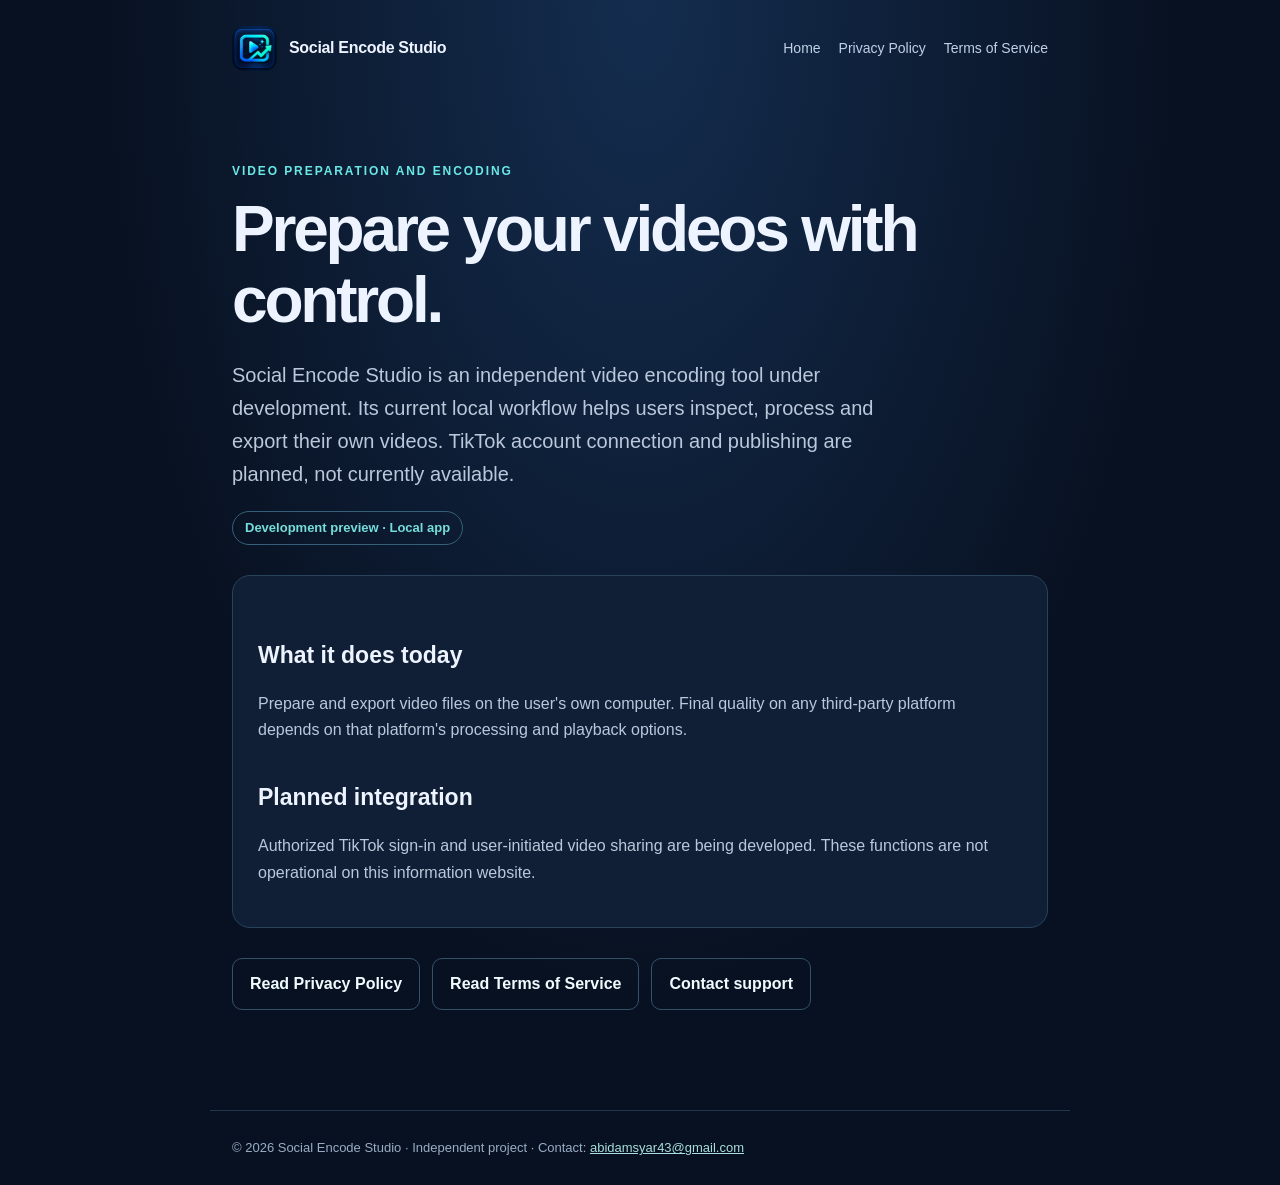
<file: index.html>
<!doctype html>
<html lang="en"><head><meta charset="utf-8"><meta name="viewport" content="width=device-width,initial-scale=1"><title>Home | Social Encode Studio</title><meta name="description" content="Social Encode Studio — local video preparation and encoding tool under development."><link rel="icon" type="image/png" href="icon.png"><link rel="stylesheet" href="styles.css"></head><body><header><div class="brand"><img src="icon.png" alt="Social Encode Studio icon">Social Encode Studio</div><nav aria-label="Main navigation"><a href="index.html">Home</a><a href="privacy.html">Privacy Policy</a><a href="terms.html">Terms of Service</a></nav></header><main><div class="eyebrow">Video preparation and encoding</div><h1>Prepare your videos with control.</h1><p class="hero-copy">Social Encode Studio is an independent video encoding tool under development. Its current local workflow helps users inspect, process and export their own videos. TikTok account connection and publishing are planned, not currently available.</p><span class="pill">Development preview · Local app</span><section class="panel"><h2>What it does today</h2><p>Prepare and export video files on the user's own computer. Final quality on any third-party platform depends on that platform's processing and playback options.</p><h2>Planned integration</h2><p>Authorized TikTok sign-in and user-initiated video sharing are being developed. These functions are not operational on this information website.</p></section><div class="linkgrid"><a href="privacy.html">Read Privacy Policy</a><a href="terms.html">Read Terms of Service</a><a href="mailto:abidamsyar43@gmail.com">Contact support</a></div></main><footer>© 2026 Social Encode Studio · Independent project · Contact: <a href="mailto:abidamsyar43@gmail.com">abidamsyar43@gmail.com</a></footer></body></html>
</file>
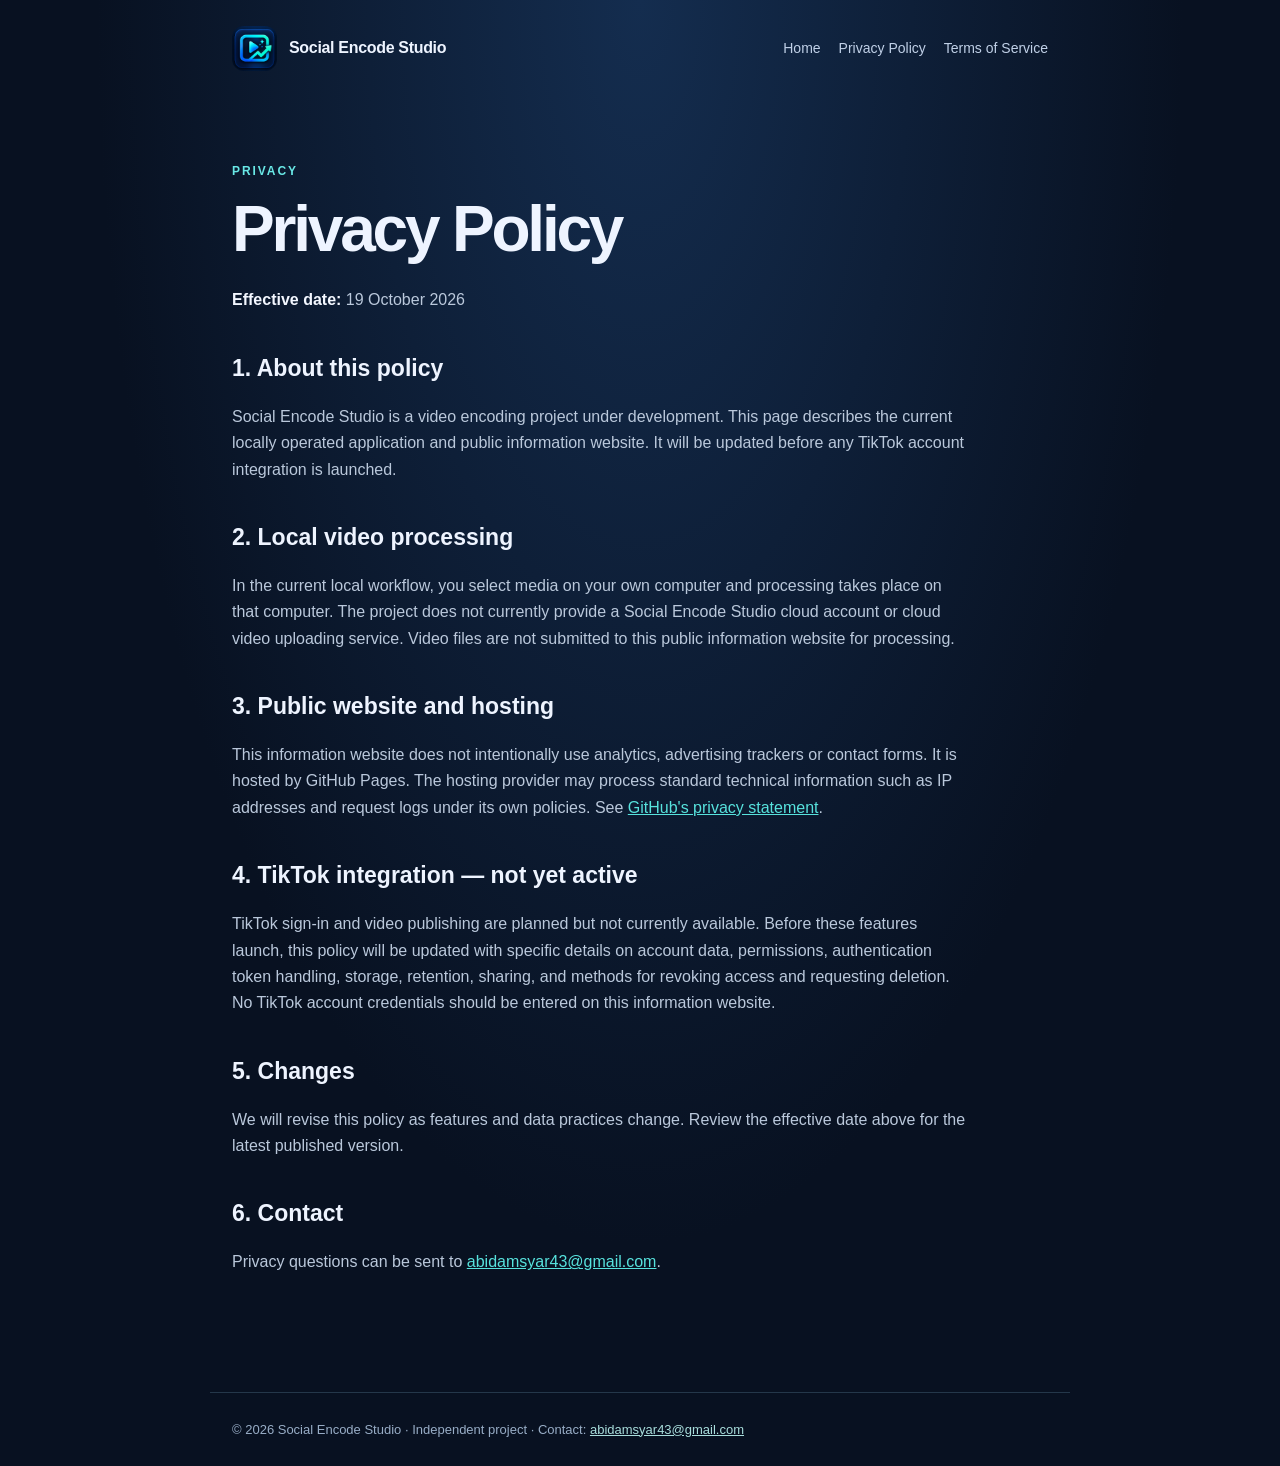
<file: privacy.html>
<!doctype html>
<html lang="en"><head><meta charset="utf-8"><meta name="viewport" content="width=device-width,initial-scale=1"><title>Privacy Policy | Social Encode Studio</title><meta name="description" content="Social Encode Studio — local video preparation and encoding tool under development."><link rel="icon" type="image/png" href="icon.png"><link rel="stylesheet" href="styles.css"></head><body><header><div class="brand"><img src="icon.png" alt="Social Encode Studio icon">Social Encode Studio</div><nav aria-label="Main navigation"><a href="index.html">Home</a><a href="privacy.html">Privacy Policy</a><a href="terms.html">Terms of Service</a></nav></header><main><div class="eyebrow">Privacy</div><h1>Privacy Policy</h1><p><strong>Effective date:</strong> 19 October 2026</p><h2>1. About this policy</h2><p>Social Encode Studio is a video encoding project under development. This page describes the current locally operated application and public information website. It will be updated before any TikTok account integration is launched.</p><h2>2. Local video processing</h2><p>In the current local workflow, you select media on your own computer and processing takes place on that computer. The project does not currently provide a Social Encode Studio cloud account or cloud video uploading service. Video files are not submitted to this public information website for processing.</p><h2>3. Public website and hosting</h2><p>This information website does not intentionally use analytics, advertising trackers or contact forms. It is hosted by GitHub Pages. The hosting provider may process standard technical information such as IP addresses and request logs under its own policies. See <a href="https://docs.github.com/en/site-policy/privacy-policies/github-general-privacy-statement">GitHub's privacy statement</a>.</p><h2>4. TikTok integration — not yet active</h2><p>TikTok sign-in and video publishing are planned but not currently available. Before these features launch, this policy will be updated with specific details on account data, permissions, authentication token handling, storage, retention, sharing, and methods for revoking access and requesting deletion. No TikTok account credentials should be entered on this information website.</p><h2>5. Changes</h2><p>We will revise this policy as features and data practices change. Review the effective date above for the latest published version.</p><h2>6. Contact</h2><p>Privacy questions can be sent to <a href="mailto:abidamsyar43@gmail.com">abidamsyar43@gmail.com</a>.</p></main><footer>© 2026 Social Encode Studio · Independent project · Contact: <a href="mailto:abidamsyar43@gmail.com">abidamsyar43@gmail.com</a></footer></body></html>
</file>
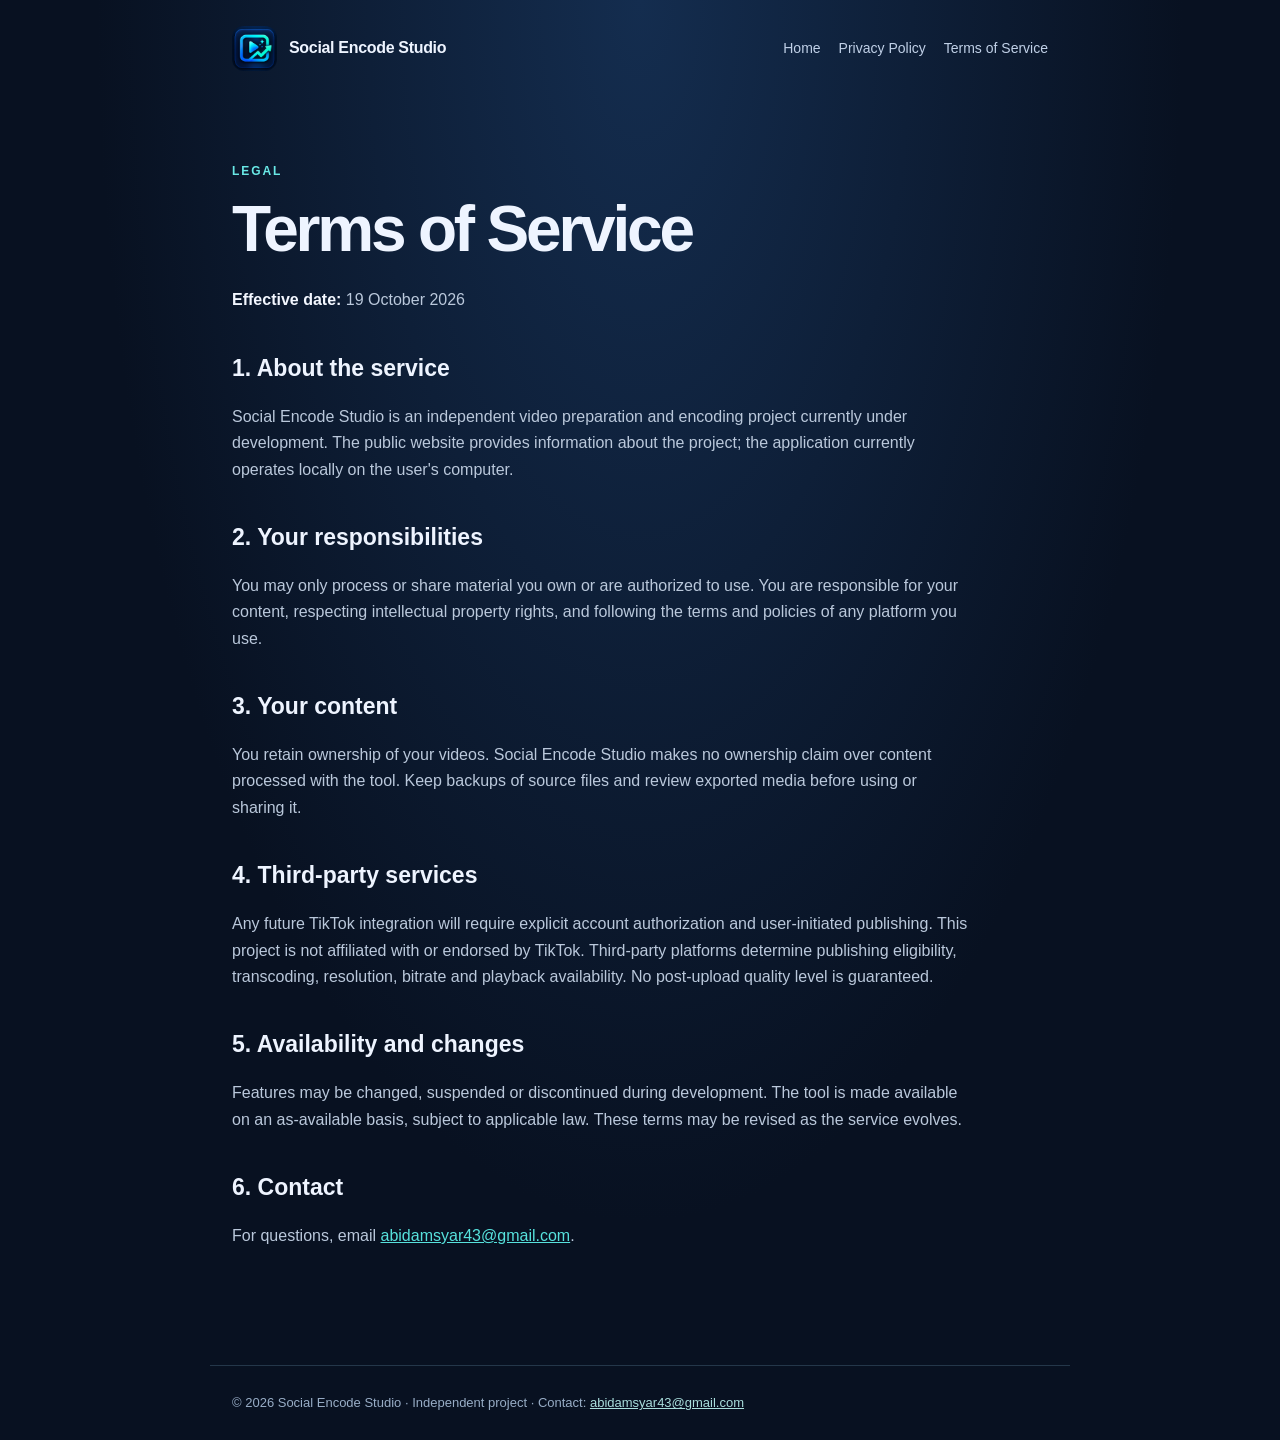
<file: terms.html>
<!doctype html>
<html lang="en"><head><meta charset="utf-8"><meta name="viewport" content="width=device-width,initial-scale=1"><title>Terms of Service | Social Encode Studio</title><meta name="description" content="Social Encode Studio — local video preparation and encoding tool under development."><link rel="icon" type="image/png" href="icon.png"><link rel="stylesheet" href="styles.css"></head><body><header><div class="brand"><img src="icon.png" alt="Social Encode Studio icon">Social Encode Studio</div><nav aria-label="Main navigation"><a href="index.html">Home</a><a href="privacy.html">Privacy Policy</a><a href="terms.html">Terms of Service</a></nav></header><main><div class="eyebrow">Legal</div><h1>Terms of Service</h1><p><strong>Effective date:</strong> 19 October 2026</p><h2>1. About the service</h2><p>Social Encode Studio is an independent video preparation and encoding project currently under development. The public website provides information about the project; the application currently operates locally on the user's computer.</p><h2>2. Your responsibilities</h2><p>You may only process or share material you own or are authorized to use. You are responsible for your content, respecting intellectual property rights, and following the terms and policies of any platform you use.</p><h2>3. Your content</h2><p>You retain ownership of your videos. Social Encode Studio makes no ownership claim over content processed with the tool. Keep backups of source files and review exported media before using or sharing it.</p><h2>4. Third-party services</h2><p>Any future TikTok integration will require explicit account authorization and user-initiated publishing. This project is not affiliated with or endorsed by TikTok. Third-party platforms determine publishing eligibility, transcoding, resolution, bitrate and playback availability. No post-upload quality level is guaranteed.</p><h2>5. Availability and changes</h2><p>Features may be changed, suspended or discontinued during development. The tool is made available on an as-available basis, subject to applicable law. These terms may be revised as the service evolves.</p><h2>6. Contact</h2><p>For questions, email <a href="mailto:abidamsyar43@gmail.com">abidamsyar43@gmail.com</a>.</p></main><footer>© 2026 Social Encode Studio · Independent project · Contact: <a href="mailto:abidamsyar43@gmail.com">abidamsyar43@gmail.com</a></footer></body></html>
</file>
<file: styles.css>
:root{color-scheme:dark;font-family:Inter,-apple-system,BlinkMacSystemFont,"Segoe UI",sans-serif;background:#081121;color:#eef4ff}*{box-sizing:border-box}body{margin:0;background:radial-gradient(ellipse at 50% 0%,#142d4f 0%,#081121 60%);min-height:100vh;line-height:1.65}header,main,footer{max-width:860px;margin:auto;padding:26px 22px}header{display:flex;align-items:center;justify-content:space-between;gap:24px}a{color:#57e2dd}nav{display:flex;flex-wrap:wrap;gap:18px}nav a{font-size:14px;text-decoration:none;color:#c0d0e7}nav a:hover{text-decoration:underline}.brand{display:flex;align-items:center;gap:12px;font-weight:800;letter-spacing:-.02em}.brand img{width:45px;height:45px;border-radius:12px}main{padding-top:65px;padding-bottom:100px}.eyebrow{font-weight:750;letter-spacing:.16em;text-transform:uppercase;color:#69e8e6;font-size:12px}h1{font-size:clamp(34px,7vw,64px);line-height:1.12;letter-spacing:-.05em;margin:12px 0 22px}h2{font-size:23px;margin:36px 0 8px}p,li{color:#bac8db}p{max-width:740px}.hero-copy{font-size:20px;max-width:690px}.panel{background:#101f35;border:1px solid #28435a;border-radius:18px;padding:25px;margin:30px 0}.pill{display:inline-block;border:1px solid #346179;color:#76deda;border-radius:999px;padding:5px 12px;font-size:13px;font-weight:650}.linkgrid{display:flex;flex-wrap:wrap;gap:12px;margin-top:22px}.linkgrid a{border:1px solid #34516a;border-radius:10px;padding:12px 17px;text-decoration:none;font-weight:650;color:#effcff}.linkgrid a:hover{background:#1b344a}footer{border-top:1px solid #24374a;color:#98adc6;font-size:13px}footer a{color:#a9dedc}ol,ul{padding-left:24px}strong{color:#f3f7ff}@media(max-width:600px){header{align-items:flex-start;flex-direction:column}main{padding-top:25px}}
</file>
